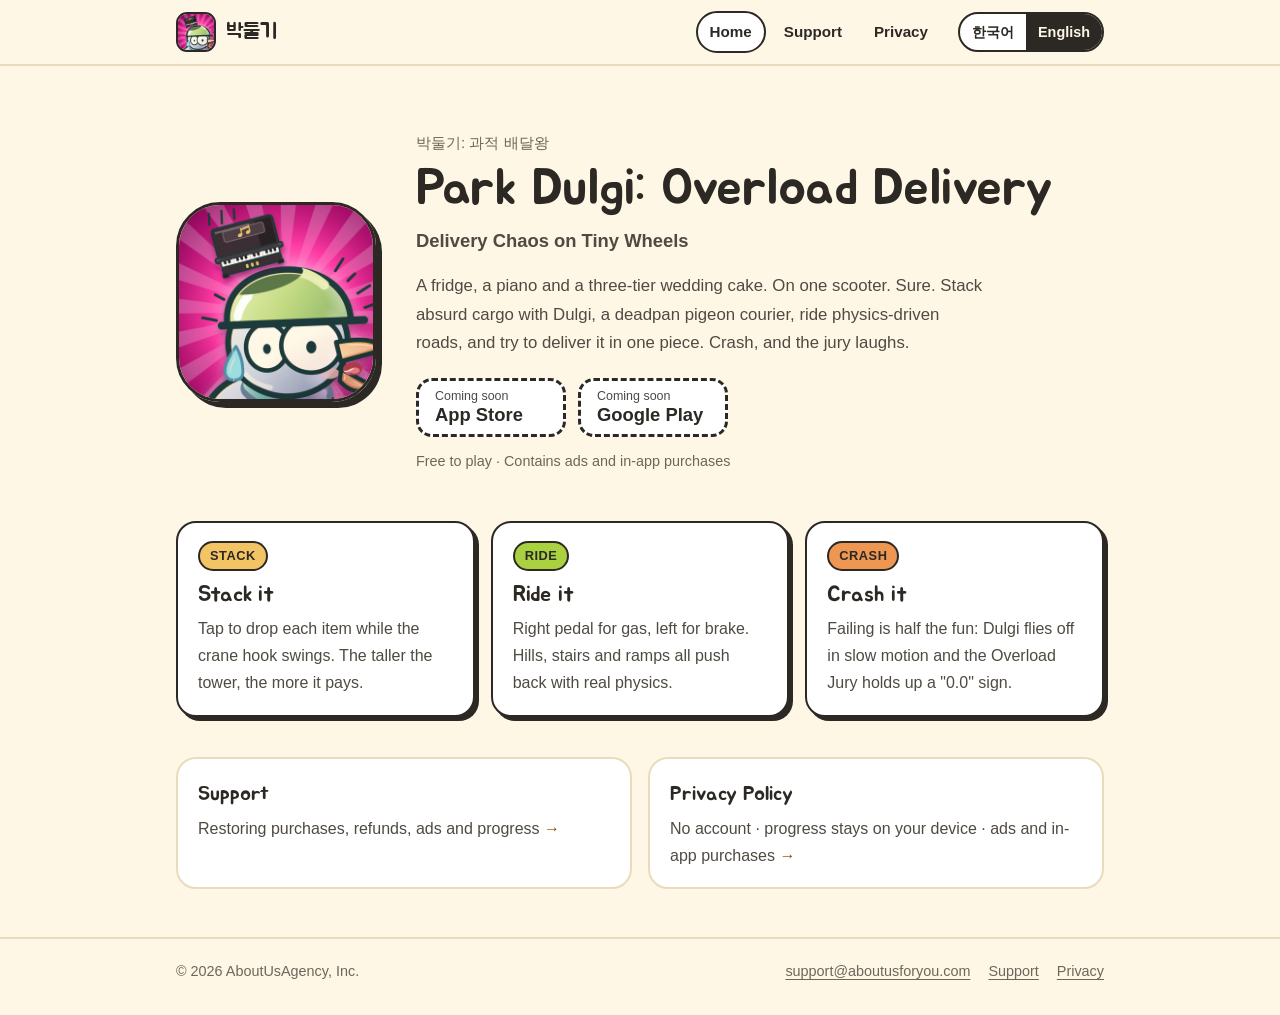
<file: docs/index.html>
<!doctype html>
<html lang="ko" data-title-ko="박둘기: 과적 배달왕 — 비둘기 택배 기사의 과적 물리 레이싱" data-title-en="Park Dulgi: Overload Delivery — Delivery Chaos on Tiny Wheels">
<head>
<meta charset="utf-8">
<meta name="viewport" content="width=device-width, initial-scale=1">
<title>박둘기: 과적 배달왕 · Park Dulgi: Overload Delivery</title>
<meta name="description" content="냉장고, 피아노, 웨딩 케이크를 스쿠터 한 대에. A deadpan pigeon courier stacks absurd cargo onto tiny vehicles and rides physics-driven roads.">
<link rel="canonical" href="https://sinhokang123.github.io/park-dulgi-site/">
<meta property="og:type" content="website">
<meta property="og:title" content="박둘기: 과적 배달왕 · Park Dulgi: Overload Delivery">
<meta property="og:description" content="냉장고, 피아노, 웨딩 케이크를 스쿠터 한 대에. Stack it, ride it, crash it.">
<meta property="og:url" content="https://sinhokang123.github.io/park-dulgi-site/">
<meta property="og:image" content="https://sinhokang123.github.io/park-dulgi-site/assets/icon-512.png">
<meta name="theme-color" content="#f2c464">
<link rel="icon" type="image/png" href="assets/favicon.png">
<link rel="apple-touch-icon" href="assets/apple-touch-icon.png">
<link rel="preload" href="assets/fonts/jua-subset.woff2" as="font" type="font/woff2" crossorigin>
<link rel="stylesheet" href="assets/site.css">
<script>(function(){var d=document.documentElement,m=/(?:^|-)(ko|en)$/.exec(location.hash.slice(1)),l=m&&m[1];if(!l){try{l=localStorage.getItem('pd-lang')}catch(e){}}if(l!=='ko'&&l!=='en')l=/^ko\b/i.test(navigator.language||'')?'ko':'en';d.setAttribute('data-lang',l);d.lang=l;var t=d.getAttribute('data-title-'+l);if(t)document.title=t;})();</script>
<script src="assets/site.js" defer></script>
</head>
<body>
<header class="site-header">
  <div class="wrap">
    <a class="brand" href="./" data-keep-lang><img src="assets/icon-192.png" alt="" width="40" height="40"><span class="brand-name">박둘기</span></a>
    <nav class="site-nav" aria-label="Site">
      <a href="./" aria-current="page" data-keep-lang><span class="ko">홈</span><span class="en">Home</span></a>
      <a href="support.html" data-keep-lang><span class="ko">고객 지원</span><span class="en">Support</span></a>
      <a href="privacy.html" data-keep-lang><span class="ko">개인정보 처리방침</span><span class="en">Privacy</span></a>
    </nav>
    <div class="lang-toggle" role="group" aria-label="Language / 언어">
      <button type="button" data-set-lang="ko" lang="ko" aria-pressed="false">한국어</button>
      <button type="button" data-set-lang="en" lang="en" aria-pressed="false">English</button>
    </div>
  </div>
</header>

<main>
  <section class="hero">
    <div class="wrap">
      <img class="hero-icon" src="assets/icon-400.jpg" alt="" width="200" height="200">
      <div>
        <div class="ko" lang="ko">
          <h1>박둘기: 과적 배달왕</h1>
          <p class="tagline">비둘기 택배 기사의 과적 물리 레이싱</p>
          <p class="pitch">냉장고, 피아노, 3단 웨딩 케이크를 스쿠터 한 대에 싣는다고요? 무표정한 비둘기 택배 기사 둘기와 함께 짐을 높이 쌓고, 언덕과 계단을 넘어, 넘어지지 않고 배달해 보세요. 넘어지면… 심사단이 웃습니다.</p>
        </div>
        <div class="en" lang="en">
          <p class="alt-name">박둘기: 과적 배달왕</p>
          <h1>Park Dulgi: Overload Delivery</h1>
          <p class="tagline">Delivery Chaos on Tiny Wheels</p>
          <p class="pitch">A fridge, a piano and a three-tier wedding cake. On one scooter. Sure. Stack absurd cargo with Dulgi, a deadpan pigeon courier, ride physics-driven roads, and try to deliver it in one piece. Crash, and the jury laughs.</p>
        </div>
        <div class="stores">
          <span class="store is-soon" aria-disabled="true"><span class="store-note"><span class="ko" lang="ko">출시 예정</span><span class="en" lang="en">Coming soon</span></span><span class="store-name">App Store</span></span>
          <span class="store is-soon" aria-disabled="true"><span class="store-note"><span class="ko" lang="ko">출시 예정</span><span class="en" lang="en">Coming soon</span></span><span class="store-name">Google Play</span></span>
        </div>
        <p class="fine"><span class="ko" lang="ko">무료 · 광고와 인앱 결제가 포함되어 있습니다</span><span class="en" lang="en">Free to play · Contains ads and in-app purchases</span></p>
      </div>
    </div>
  </section>

  <section class="features" aria-label="Features">
    <div class="wrap">
      <ul>
        <li class="feature">
          <span class="tag">STACK</span>
          <h2><span class="ko" lang="ko">쌓고</span><span class="en" lang="en">Stack it</span></h2>
          <p class="ko" lang="ko">흔들리는 크레인 고리에서 짐을 톡 떨어뜨려 쌓아요. 높이 쌓을수록 짐값이 올라가요.</p>
          <p class="en" lang="en">Tap to drop each item while the crane hook swings. The taller the tower, the more it pays.</p>
        </li>
        <li class="feature">
          <span class="tag">RIDE</span>
          <h2><span class="ko" lang="ko">달리고</span><span class="en" lang="en">Ride it</span></h2>
          <p class="ko" lang="ko">오른쪽은 가스, 왼쪽은 브레이크. 언덕, 계단, 점프대를 진짜 물리로 넘어가요.</p>
          <p class="en" lang="en">Right pedal for gas, left for brake. Hills, stairs and ramps all push back with real physics.</p>
        </li>
        <li class="feature">
          <span class="tag">CRASH</span>
          <h2><span class="ko" lang="ko">넘어지고</span><span class="en" lang="en">Crash it</span></h2>
          <p class="ko" lang="ko">넘어져도 재미있어요. 둘기가 슬로 모션으로 날아가고 과적 심사단이 "0.0" 팻말을 듭니다.</p>
          <p class="en" lang="en">Failing is half the fun: Dulgi flies off in slow motion and the Overload Jury holds up a "0.0" sign.</p>
        </li>
      </ul>
    </div>
  </section>

  <section class="help" aria-label="Help">
    <div class="wrap help-grid">
      <a class="help-card" href="support.html" data-keep-lang>
        <h2><span class="ko" lang="ko">고객 지원</span><span class="en" lang="en">Support</span></h2>
        <p class="ko" lang="ko">구매 복원, 환불, 광고, 진행 상황 문의 <span class="go">→</span></p>
        <p class="en" lang="en">Restoring purchases, refunds, ads and progress <span class="go">→</span></p>
      </a>
      <a class="help-card" href="privacy.html" data-keep-lang>
        <h2><span class="ko" lang="ko">개인정보 처리방침</span><span class="en" lang="en">Privacy Policy</span></h2>
        <p class="ko" lang="ko">계정 없음 · 진행 상황은 기기에만 저장 · 광고·인앱 결제 안내 <span class="go">→</span></p>
        <p class="en" lang="en">No account · progress stays on your device · ads and in-app purchases <span class="go">→</span></p>
      </a>
    </div>
  </section>
</main>

<footer class="site-footer">
  <div class="wrap">
    <span class="copy">© 2026 AboutUsAgency, Inc.</span>
    <a href="mailto:support@aboutusforyou.com">support@aboutusforyou.com</a>
    <a href="support.html" data-keep-lang><span class="ko">고객 지원</span><span class="en">Support</span></a>
    <a href="privacy.html" data-keep-lang><span class="ko">개인정보 처리방침</span><span class="en">Privacy</span></a>
  </div>
</footer>
</body>
</html>
</file>
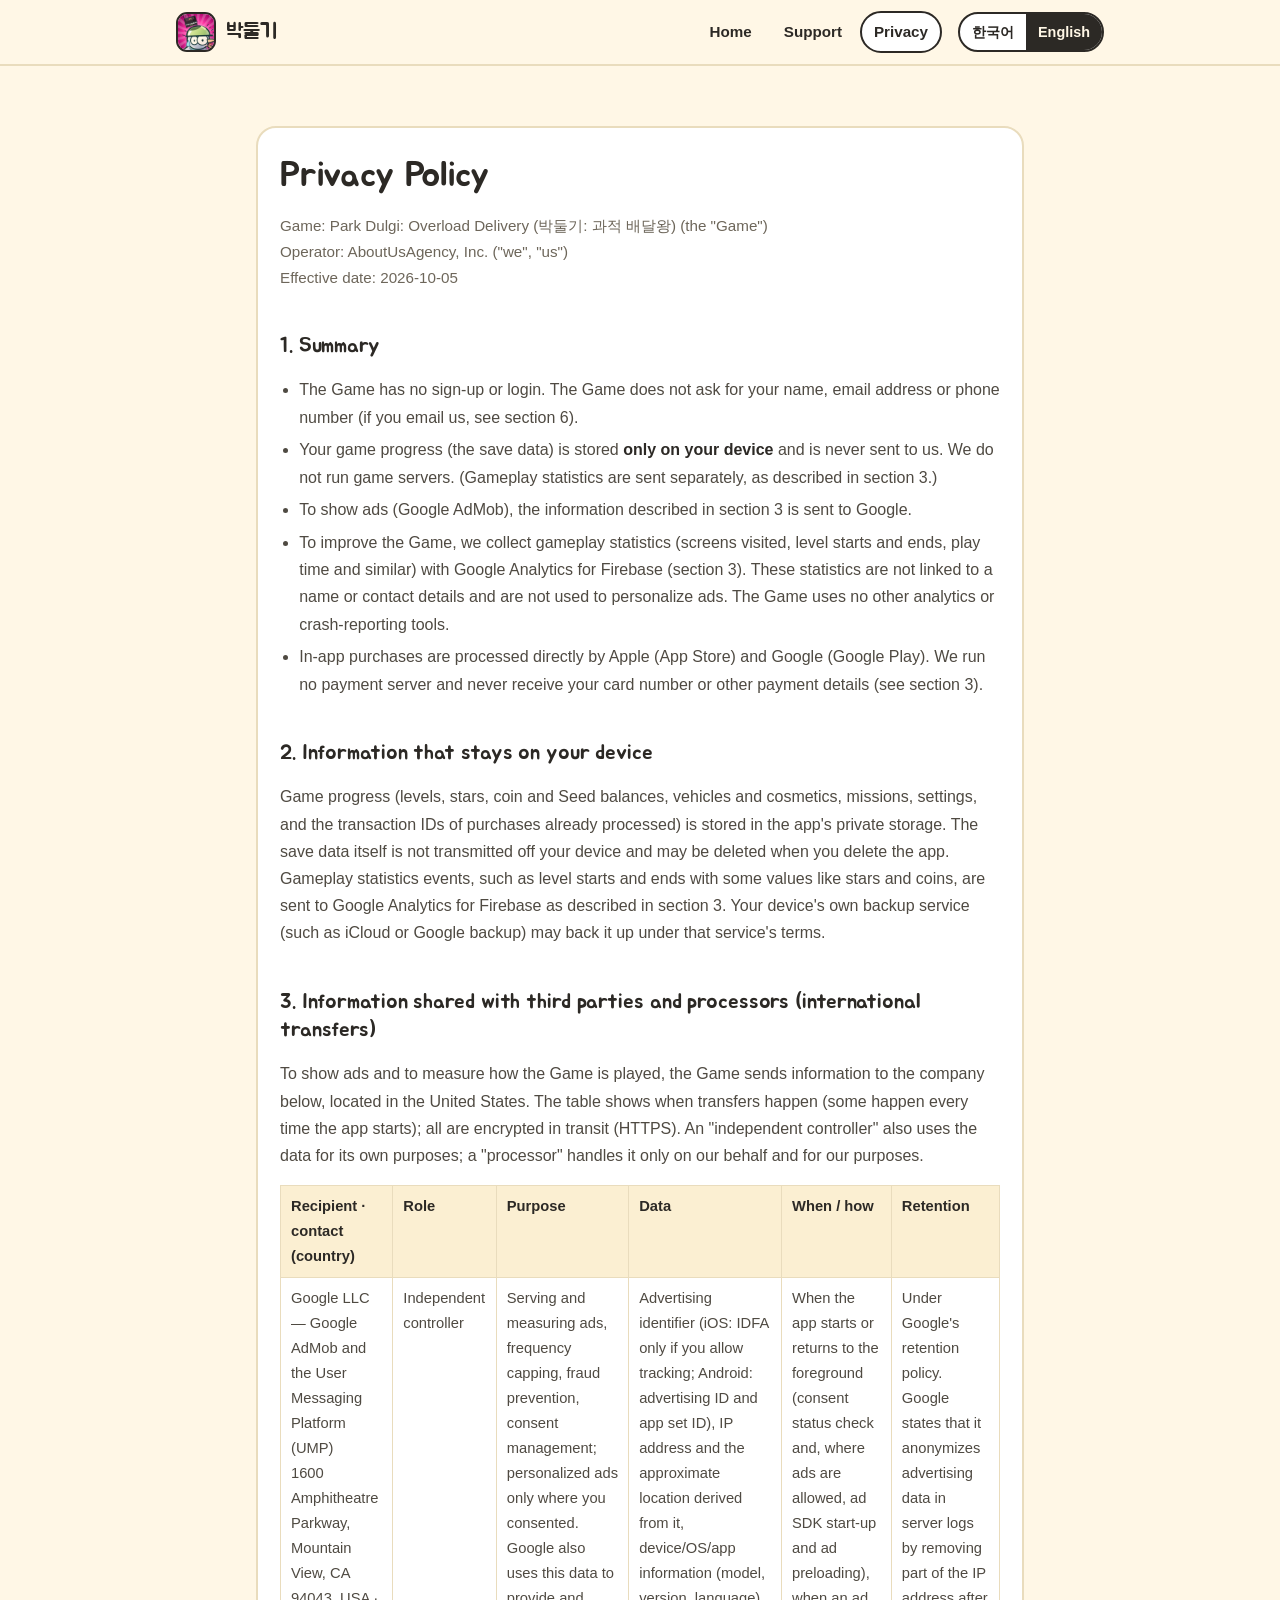
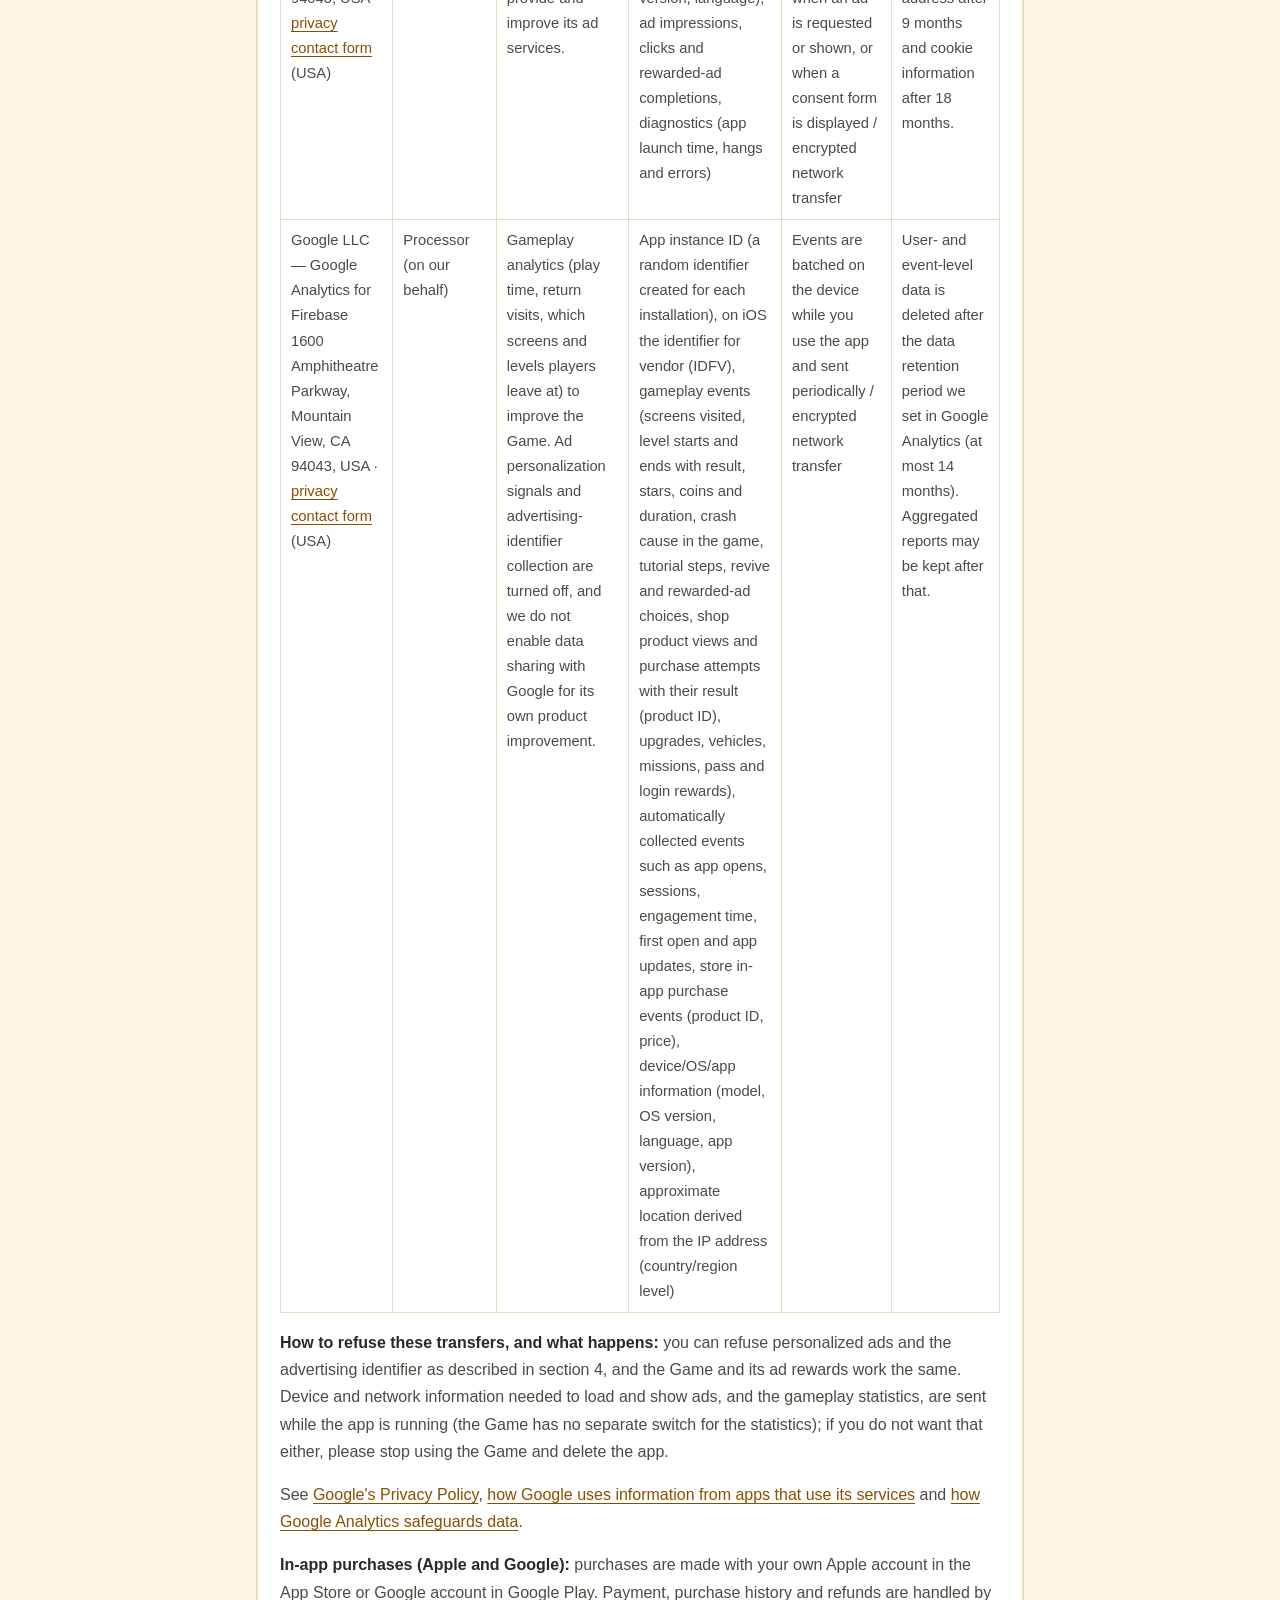
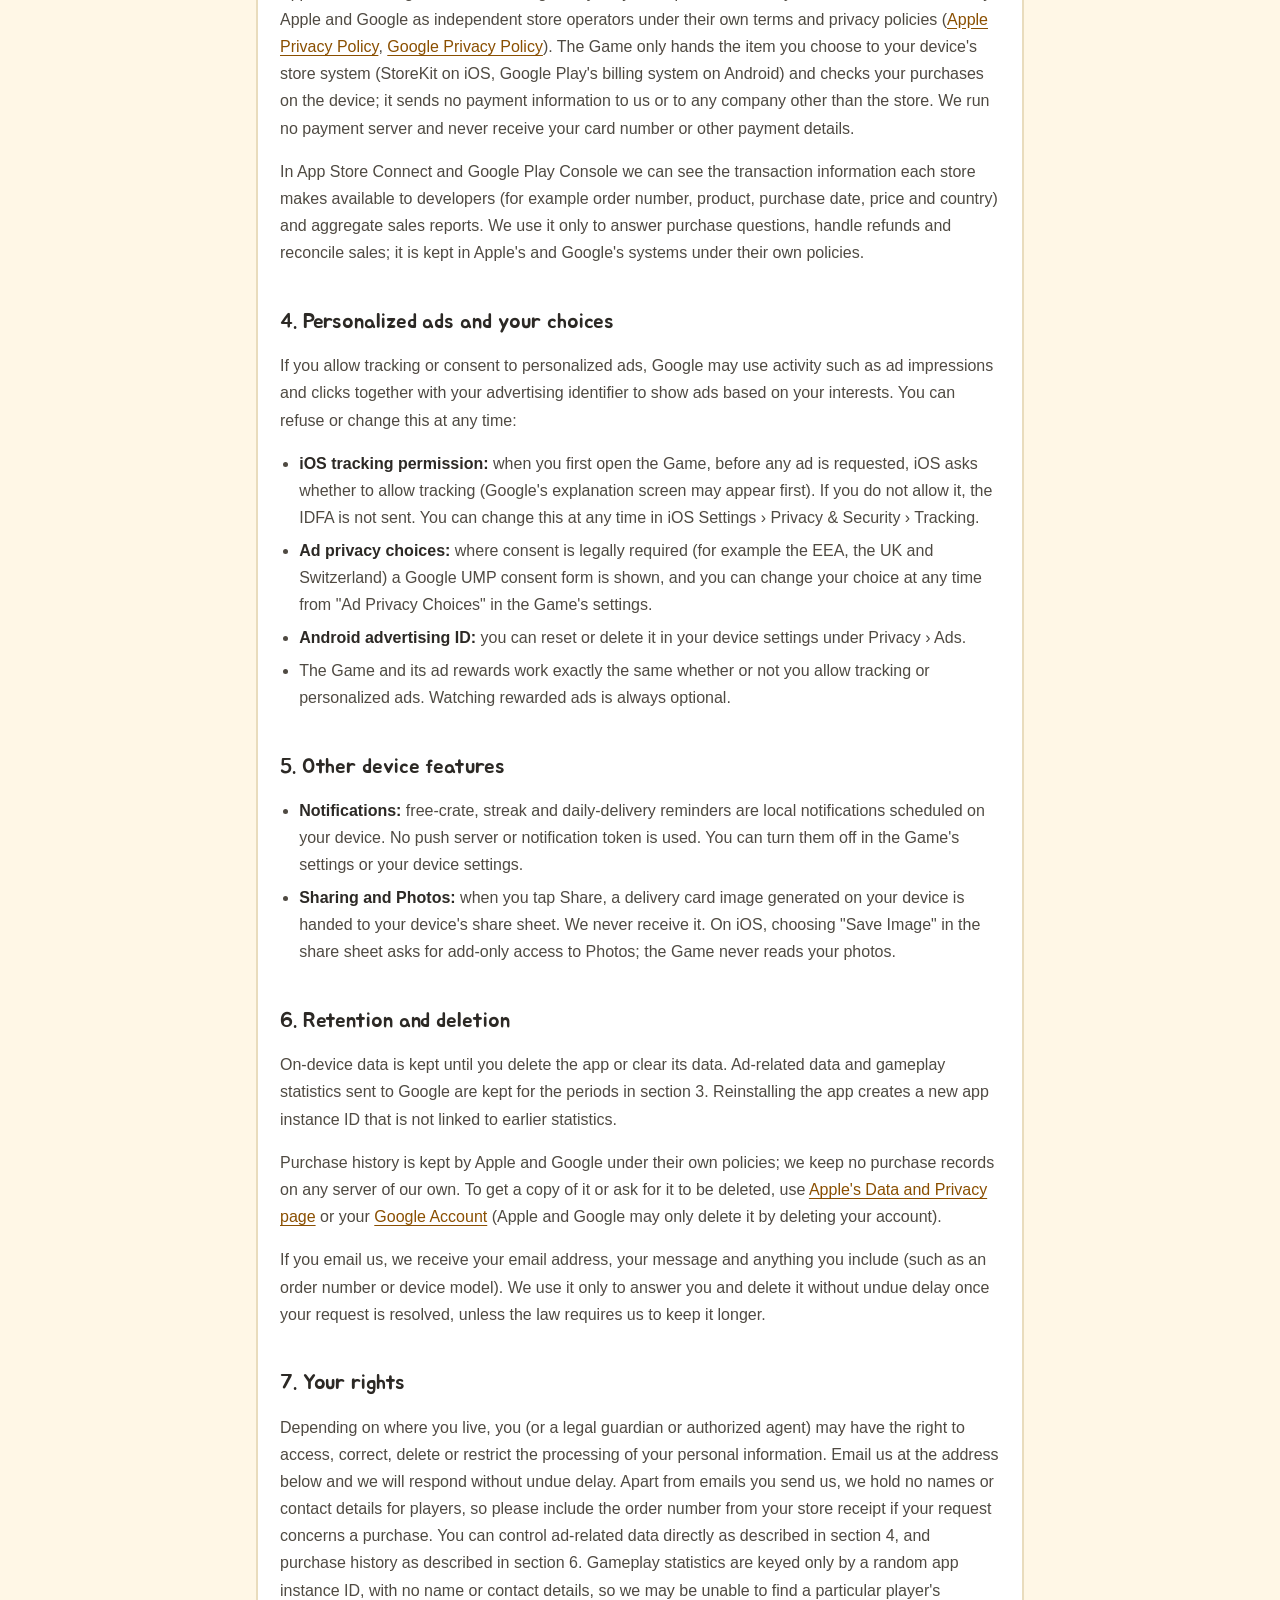
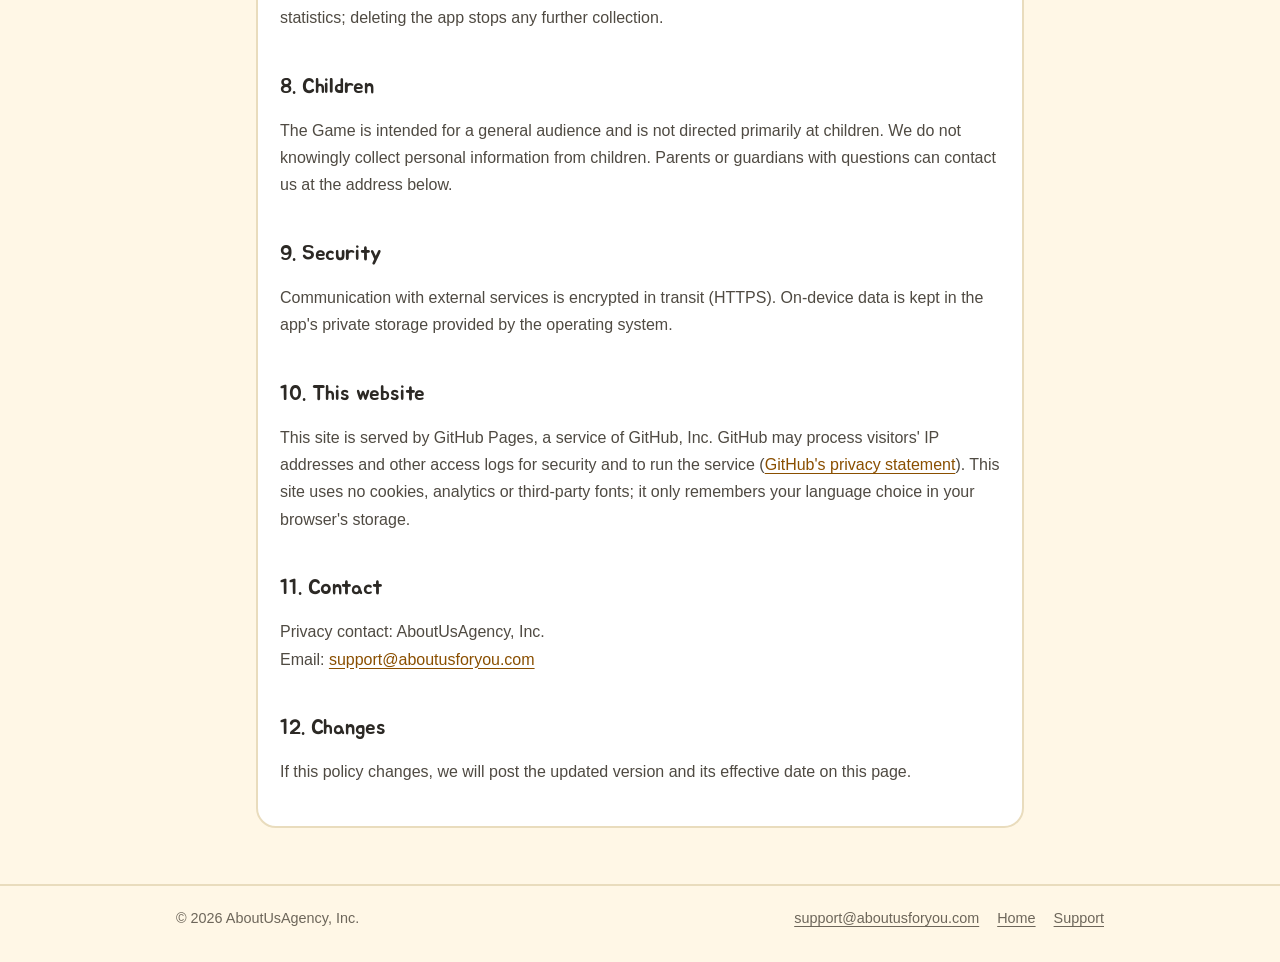
<file: docs/privacy.html>
<!doctype html>
<html lang="ko" data-title-ko="개인정보 처리방침 — 박둘기: 과적 배달왕" data-title-en="Privacy Policy — Park Dulgi: Overload Delivery">
<head>
<meta charset="utf-8">
<meta name="viewport" content="width=device-width, initial-scale=1">
<title>개인정보 처리방침 · Privacy Policy — 박둘기: 과적 배달왕</title>
<meta name="description" content="박둘기: 과적 배달왕 (Park Dulgi: Overload Delivery) 개인정보 처리방침 · Privacy Policy">
<link rel="canonical" href="https://sinhokang123.github.io/park-dulgi-site/privacy.html">
<meta name="theme-color" content="#f2c464">
<link rel="icon" type="image/png" href="assets/favicon.png">
<link rel="apple-touch-icon" href="assets/apple-touch-icon.png">
<link rel="preload" href="assets/fonts/jua-subset.woff2" as="font" type="font/woff2" crossorigin>
<link rel="stylesheet" href="assets/site.css">
<script>(function(){var d=document.documentElement,m=/(?:^|-)(ko|en)$/.exec(location.hash.slice(1)),l=m&&m[1];if(!l){try{l=localStorage.getItem('pd-lang')}catch(e){}}if(l!=='ko'&&l!=='en')l=/^ko\b/i.test(navigator.language||'')?'ko':'en';d.setAttribute('data-lang',l);d.lang=l;var t=d.getAttribute('data-title-'+l);if(t)document.title=t;})();</script>
<script src="assets/site.js" defer></script>
</head>
<body>
<header class="site-header">
  <div class="wrap">
    <a class="brand" href="./" data-keep-lang><img src="assets/icon-192.png" alt="" width="40" height="40"><span class="brand-name">박둘기</span></a>
    <nav class="site-nav" aria-label="Site">
      <a href="./" data-keep-lang><span class="ko">홈</span><span class="en">Home</span></a>
      <a href="support.html" data-keep-lang><span class="ko">고객 지원</span><span class="en">Support</span></a>
      <a href="privacy.html" aria-current="page" data-keep-lang><span class="ko">개인정보 처리방침</span><span class="en">Privacy</span></a>
    </nav>
    <div class="lang-toggle" role="group" aria-label="Language / 언어">
      <button type="button" data-set-lang="ko" lang="ko" aria-pressed="false">한국어</button>
      <button type="button" data-set-lang="en" lang="en" aria-pressed="false">English</button>
    </div>
  </div>
</header>

<main class="doc">
<div class="wrap">

<article id="ko" class="ko" lang="ko">
<h1>개인정보 처리방침</h1>
<p class="meta">게임: 박둘기: 과적 배달왕 (이하 "게임")<br>운영자: AboutUsAgency, Inc. (이하 "운영자")<br>시행일: 2026-10-05</p>

<h2 id="summary-ko">1. 요약</h2>
<ul>
  <li>게임에는 회원가입이나 로그인이 없습니다. 게임은 이름, 이메일, 전화번호를 묻지 않습니다(이메일로 문의하시는 경우는 6항 참고).</li>
  <li>게임 진행 상황(세이브 데이터)은 <strong>기기 안에만</strong> 저장되며 운영자에게 전송되지 않습니다. 운영자는 게임 서버를 운영하지 않습니다. (게임 이용 통계는 아래 3항에 따라 따로 전송됩니다.)</li>
  <li>광고(Google AdMob)를 위해 아래 3항의 정보가 Google에 전송됩니다.</li>
  <li>게임을 개선하기 위해 Google 애널리틱스 for Firebase로 게임 이용 통계(화면 이동, 레벨 시작·종료와 플레이 시간 등)를 수집합니다(3항). 이 통계는 이름이나 연락처와 연결되지 않으며 광고 맞춤화에 쓰이지 않습니다. 게임은 이 밖의 이용 통계·오류 보고 도구를 사용하지 않습니다.</li>
  <li>인앱 결제는 Apple(App Store)과 Google(Google Play)이 직접 처리합니다. 운영자는 결제 서버를 운영하지 않으며 카드 번호 등 결제 수단 정보를 받지 않습니다(3항 참고).</li>
</ul>

<h2 id="on-device-ko">2. 기기에만 저장되는 정보</h2>
<p>게임 진행(레벨, 별, 코인·모이 잔액, 차량·꾸미기, 미션, 설정, 처리한 결제의 거래 번호 등)은 앱 전용 저장 공간에 저장됩니다. 이 세이브 데이터 자체는 기기 밖으로 전송되지 않으며, 앱을 삭제하면 함께 삭제될 수 있습니다. 다만 레벨 시작·종료와 같은 게임 이용 통계 이벤트(별·코인 수 같은 일부 값 포함)는 3항에 따라 Google 애널리틱스 for Firebase로 전송됩니다. 기기의 백업 기능(iCloud, Google 백업 등)이 이 정보를 백업할 수 있으며, 이는 각 기기 제조사·OS 정책을 따릅니다.</p>

<h2 id="transfer-ko">3. 개인정보의 국외 이전 (제3자 제공, 처리 위탁)</h2>
<p>게임은 광고와 이용 통계를 위해 아래 사업자에게 정보를 전송하며, 받는 자는 미국에 있습니다. 전송 시점은 아래 표와 같으며(일부는 앱을 실행할 때마다 이루어집니다), 모두 암호화된 네트워크(HTTPS)로 전송됩니다. "제3자 제공"은 받는 자가 자신의 목적으로도 이용하는 경우이고, "처리 위탁"은 받는 자가 운영자를 대신해 운영자의 목적으로만 처리하는 경우입니다.</p>
<div class="table-wrap">
<table>
  <thead><tr><th>받는 자 · 연락처 (국가)</th><th>구분</th><th>목적</th><th>항목</th><th>시점·방법</th><th>보유·이용 기간</th></tr></thead>
  <tbody>
    <tr>
      <td data-label="받는 자 · 연락처 (국가)">Google LLC — Google AdMob, Google 사용자 메시지 플랫폼(UMP)<br>1600 Amphitheatre Parkway, Mountain View, CA 94043, USA · <a href="https://support.google.com/policies?p=privpol_privts">개인정보 문의 양식</a> (미국)</td>
      <td data-label="구분">제3자 제공</td>
      <td data-label="목적">광고 표시·측정, 빈도 제한, 부정 사용 방지, 동의 관리. 동의한 경우에 한해 맞춤형 광고. Google은 자사 광고 서비스의 제공·개선에도 이용합니다.</td>
      <td data-label="항목">광고 식별자(iOS: 추적 허용 시에만 IDFA / Android: 광고 ID, 앱 세트 ID), IP 주소와 이를 통해 추정한 대략적 위치, 기기·OS·앱 정보(모델, 버전, 언어), 광고 노출·클릭·시청 완료 기록, 진단 정보(앱 실행 시간, 멈춤·오류 기록 등)</td>
      <td data-label="시점·방법">앱을 실행하거나 다시 열 때(동의 상태 확인, 광고가 허용된 경우 광고 SDK 초기화와 광고 미리 불러오기), 광고를 요청하거나 표시할 때, 동의 화면을 띄울 때 / 암호화된 네트워크 전송</td>
      <td data-label="보유·이용 기간">Google 데이터 보존 정책에 따름. Google은 광고 서버 로그의 IP 주소 일부를 9개월 후, 쿠키 정보를 18개월 후 삭제해 익명화한다고 공개하고 있습니다.</td>
    </tr>
    <tr>
      <td data-label="받는 자 · 연락처 (국가)">Google LLC — Google 애널리틱스 for Firebase<br>1600 Amphitheatre Parkway, Mountain View, CA 94043, USA · <a href="https://support.google.com/policies?p=privpol_privts">개인정보 문의 양식</a> (미국)</td>
      <td data-label="구분">처리 위탁(수탁자)</td>
      <td data-label="목적">게임 이용 통계 분석(플레이 시간, 재방문, 어느 화면·레벨에서 그만두는지 등)과 게임 개선. 광고 맞춤화 신호와 광고 식별자 수집은 꺼져 있으며, 운영자는 Google 서비스 개선을 위한 데이터 공유를 허용하지 않습니다.</td>
      <td data-label="항목">앱 인스턴스 ID(앱 설치마다 무작위로 만들어지는 식별자), iOS 공급업체용 식별자(IDFV), 게임 이용 기록(화면 이동, 레벨 시작·종료와 결과·별·코인·소요 시간, 넘어진 원인, 튜토리얼 단계, 부활·광고 보상 선택, 상점 상품 조회·구매 시도와 결과(상품 ID), 업그레이드·차량·미션·패스·출석 보상), 앱 실행·세션·참여 시간·첫 실행·업데이트 같은 자동 수집 이벤트, 스토어 인앱 구매 이벤트(상품 ID, 가격), 기기·OS·앱 정보(모델, OS 버전, 언어, 앱 버전), IP 주소로 추정한 대략적 위치(국가·지역 수준)</td>
      <td data-label="시점·방법">앱을 사용하는 동안 이벤트를 기기에 모았다가 주기적으로 전송 / 암호화된 네트워크 전송</td>
      <td data-label="보유·이용 기간">운영자가 Google 애널리틱스에 설정한 데이터 보관 기간(최대 14개월)이 지나면 이용자·이벤트 단위 데이터가 삭제됩니다. 집계된 통계 보고서는 그 뒤에도 남을 수 있습니다.</td>
    </tr>
  </tbody>
</table>
</div>
<p><strong>국외 이전을 거부하는 방법과 그 효과:</strong> 맞춤형 광고와 광고 식별자 전송은 4항의 방법으로 거부할 수 있으며, 거부해도 게임과 광고 보상은 똑같이 이용할 수 있습니다. 광고를 불러오고 표시하는 데 필요한 기기·네트워크 정보와 이용 통계는 앱을 실행하는 동안 전송되므로(게임 안에 이용 통계만 따로 끄는 설정은 없습니다), 이것까지 원하지 않으시면 게임 이용을 중단하고 앱을 삭제해 주세요.</p>
<p>Google의 개인정보 처리에 대해서는 <a href="https://policies.google.com/privacy?hl=ko">Google 개인정보처리방침</a>, <a href="https://policies.google.com/technologies/partner-sites?hl=ko">Google이 파트너 앱의 정보를 사용하는 방식</a>, <a href="https://support.google.com/analytics/answer/6004245?hl=ko">Google 애널리틱스의 데이터 보호</a>를 참고하세요.</p>
<p id="payments-ko"><strong>인앱 결제(Apple · Google):</strong> 인앱 결제는 이용자가 자신의 Apple 계정(App Store) 또는 Google 계정(Google Play)으로 각 스토어에서 진행합니다. 결제, 구매 내역 관리, 환불은 Apple과 Google이 독립된 스토어 사업자로서 각자의 이용약관과 개인정보처리방침(<a href="https://www.apple.com/kr/legal/privacy/">Apple 개인정보 처리방침</a>, <a href="https://policies.google.com/privacy?hl=ko">Google 개인정보처리방침</a>)에 따라 처리합니다. 게임은 고른 상품을 기기의 스토어 기능(iOS의 StoreKit, Android의 Google Play 결제 시스템)에 넘기고 구매 내역을 기기 안에서 확인할 뿐이며, 스토어 외에 운영자나 다른 회사로 결제 정보를 보내지 않습니다. 운영자는 결제 서버를 운영하지 않으며 카드 번호 등 결제 수단 정보를 받지 않습니다.</p>
<p>운영자는 App Store Connect와 Google Play Console에서 각 스토어가 개발자에게 제공하는 범위의 거래 정보(예: 주문 번호, 상품, 구매 일시, 금액, 국가)와 판매 집계 보고서를 볼 수 있으며, 이를 구매 문의·환불 대응과 매출 확인에만 이용합니다. 이 정보는 Apple과 Google의 시스템에 각자의 정책에 따라 보관됩니다.</p>

<h2 id="ads-ko">4. 맞춤형 광고(행태정보)와 선택권</h2>
<p>추적을 허용하거나 맞춤 광고에 동의한 경우, Google은 광고 노출·클릭 기록 같은 이용 행태 정보를 광고 식별자와 함께 이용해 관심사에 맞는 광고를 보여 줄 수 있습니다. 아래 방법으로 언제든지 거부하거나 바꿀 수 있습니다.</p>
<ul>
  <li><strong>iOS 추적 허용:</strong> 게임을 처음 실행하면 광고를 요청하기 전에 iOS가 "추적 허용" 여부를 묻습니다(그 전에 Google의 안내 화면이 나올 수 있습니다). 허용하지 않으면 IDFA는 전송되지 않습니다. 언제든지 iOS 설정 › 개인정보 보호 및 보안 › 추적에서 바꿀 수 있습니다.</li>
  <li><strong>광고 개인정보 설정:</strong> 법적으로 동의가 필요한 지역(예: 유럽경제지역, 영국, 스위스)에서는 Google UMP 동의 화면이 표시되며, 게임 설정의 "광고 개인정보 설정"에서 언제든지 다시 선택할 수 있습니다.</li>
  <li><strong>Android 광고 ID:</strong> 기기 설정의 개인정보 보호 › 광고에서 광고 ID를 재설정하거나 삭제할 수 있습니다.</li>
  <li>추적을 허용하지 않거나 맞춤 광고에 동의하지 않아도 게임과 광고 보상은 똑같이 이용할 수 있습니다. 보상형 광고 시청은 언제나 선택 사항입니다.</li>
</ul>

<h2 id="device-ko">5. 그 밖의 기기 기능</h2>
<ul>
  <li><strong>알림:</strong> 무료 상자, 연속 출근, 오늘의 배송 알림은 기기 안에서 예약되는 로컬 알림입니다. 푸시 서버나 알림 토큰을 사용하지 않습니다. 게임 설정이나 기기 설정에서 끌 수 있습니다.</li>
  <li><strong>공유·사진:</strong> 공유 버튼을 누르면 기기에서 만든 배달 기록 이미지가 기기의 공유 화면으로 전달됩니다. 운영자는 이 이미지를 받지 않습니다. iOS 공유 화면에서 "이미지 저장"을 고르면 사진 앱에 저장하기 위한 권한(추가 전용)을 요청하며, 게임은 사진을 읽지 않습니다.</li>
</ul>

<h2 id="retention-ko">6. 보유 기간과 파기</h2>
<p>기기에 저장된 정보는 앱을 삭제하거나 기기에서 앱 데이터를 지울 때까지 보관됩니다. Google에 전송된 광고 관련 정보와 이용 통계는 3항의 보유 기간에 따릅니다. 앱을 삭제했다가 다시 설치하면 새 앱 인스턴스 ID가 만들어지며, 이전 통계와 연결되지 않습니다.</p>
<p>결제 내역은 Apple과 Google이 각자의 정책에 따라 보관하며, 운영자는 구매 기록을 별도의 서버에 보관하지 않습니다. 결제 내역의 사본이나 삭제는 <a href="https://privacy.apple.com">Apple 데이터 및 개인정보 보호</a> 또는 <a href="https://myaccount.google.com/">Google 계정</a>에서 요청할 수 있습니다(Apple과 Google에서는 계정 자체를 삭제해야만 결제 내역이 삭제될 수 있습니다).</p>
<p>이메일로 문의하시면 운영자는 답변을 위해 이메일 주소, 문의 내용, 보내 주신 정보(주문 번호, 기기 모델 등)를 받습니다. 이 정보는 문의에 답하는 데에만 이용하고, 처리가 끝나면 지체 없이 파기합니다. 다만 관계 법령에 따라 보관해야 하는 경우에는 그 기간 동안 보관합니다.</p>

<h2 id="rights-ko">7. 이용자의 권리와 행사 방법</h2>
<p>이용자(법정대리인이나 위임받은 대리인 포함)는 개인정보 열람, 정정, 삭제, 처리 정지를 요구할 수 있습니다. 아래 이메일로 요청해 주시면 운영자는 지체 없이 처리하고 결과를 알려 드립니다. 운영자는 이용자가 보낸 문의 메일 외에는 게임 이용자의 이름·연락처를 보관하지 않으므로, 결제와 관련된 요청이라면 스토어 영수증의 주문 번호를 함께 알려 주세요. 광고 관련 정보는 4항, 결제 내역은 6항의 방법으로 직접 제어하거나 요청할 수 있습니다. 이용 통계는 이름이나 연락처 없이 무작위 앱 인스턴스 ID로만 구분되므로 운영자가 특정 이용자의 통계를 찾기 어려울 수 있으며, 앱을 삭제하면 그 뒤로는 수집되지 않습니다.</p>

<h2 id="children-ko">8. 아동의 개인정보</h2>
<p>게임은 일반 이용자를 대상으로 하며 아동을 주 대상으로 하지 않습니다. 운영자는 아동의 개인정보를 알면서 수집하지 않습니다. 보호자께서 문의가 있으시면 아래 연락처로 알려 주세요.</p>

<h2 id="security-ko">9. 안전성 확보 조치</h2>
<p>외부 서비스와의 통신은 암호화(HTTPS)되어 전송됩니다. 기기에 저장되는 정보는 OS가 제공하는 앱 전용 저장 공간에 보관됩니다.</p>

<h2 id="website-ko">10. 이 웹사이트</h2>
<p>이 사이트는 GitHub, Inc.의 GitHub Pages로 제공됩니다. GitHub는 보안과 서비스 운영을 위해 방문자의 IP 주소 등 접속 기록을 처리할 수 있습니다(<a href="https://docs.github.com/site-policy/privacy-policies/github-general-privacy-statement">GitHub 개인정보 처리방침</a>). 이 사이트는 쿠키, 분석 도구, 외부 글꼴을 사용하지 않으며, 고른 언어만 브라우저 저장소에 기억합니다.</p>

<h2 id="contact-ko">11. 개인정보 보호책임자 및 문의</h2>
<p>개인정보 보호책임자: AboutUsAgency, Inc.<br>이메일: <a href="mailto:support@aboutusforyou.com">support@aboutusforyou.com</a></p>
<p>개인정보 침해에 대한 상담이 필요하시면 개인정보침해신고센터(국번 없이 118, <a href="https://privacy.kisa.or.kr">privacy.kisa.or.kr</a>) 또는 개인정보분쟁조정위원회(1833-6972, <a href="https://www.kopico.go.kr">www.kopico.go.kr</a>)에 문의하실 수 있습니다.</p>

<h2 id="changes-ko">12. 방침의 변경</h2>
<p>이 방침이 바뀌면 이 페이지에 변경 내용과 시행일을 게시합니다.</p>
</article>

<article id="en" class="en" lang="en">
<h1>Privacy Policy</h1>
<p class="meta">Game: Park Dulgi: Overload Delivery (박둘기: 과적 배달왕) (the "Game")<br>Operator: AboutUsAgency, Inc. ("we", "us")<br>Effective date: 2026-10-05</p>

<h2 id="summary-en">1. Summary</h2>
<ul>
  <li>The Game has no sign-up or login. The Game does not ask for your name, email address or phone number (if you email us, see section 6).</li>
  <li>Your game progress (the save data) is stored <strong>only on your device</strong> and is never sent to us. We do not run game servers. (Gameplay statistics are sent separately, as described in section 3.)</li>
  <li>To show ads (Google AdMob), the information described in section 3 is sent to Google.</li>
  <li>To improve the Game, we collect gameplay statistics (screens visited, level starts and ends, play time and similar) with Google Analytics for Firebase (section 3). These statistics are not linked to a name or contact details and are not used to personalize ads. The Game uses no other analytics or crash-reporting tools.</li>
  <li>In-app purchases are processed directly by Apple (App Store) and Google (Google Play). We run no payment server and never receive your card number or other payment details (see section 3).</li>
</ul>

<h2 id="on-device-en">2. Information that stays on your device</h2>
<p>Game progress (levels, stars, coin and Seed balances, vehicles and cosmetics, missions, settings, and the transaction IDs of purchases already processed) is stored in the app's private storage. The save data itself is not transmitted off your device and may be deleted when you delete the app. Gameplay statistics events, such as level starts and ends with some values like stars and coins, are sent to Google Analytics for Firebase as described in section 3. Your device's own backup service (such as iCloud or Google backup) may back it up under that service's terms.</p>

<h2 id="transfer-en">3. Information shared with third parties and processors (international transfers)</h2>
<p>To show ads and to measure how the Game is played, the Game sends information to the company below, located in the United States. The table shows when transfers happen (some happen every time the app starts); all are encrypted in transit (HTTPS). An "independent controller" also uses the data for its own purposes; a "processor" handles it only on our behalf and for our purposes.</p>
<div class="table-wrap">
<table>
  <thead><tr><th>Recipient · contact (country)</th><th>Role</th><th>Purpose</th><th>Data</th><th>When / how</th><th>Retention</th></tr></thead>
  <tbody>
    <tr>
      <td data-label="Recipient · contact (country)">Google LLC — Google AdMob and the User Messaging Platform (UMP)<br>1600 Amphitheatre Parkway, Mountain View, CA 94043, USA · <a href="https://support.google.com/policies?p=privpol_privts">privacy contact form</a> (USA)</td>
      <td data-label="Role">Independent controller</td>
      <td data-label="Purpose">Serving and measuring ads, frequency capping, fraud prevention, consent management; personalized ads only where you consented. Google also uses this data to provide and improve its ad services.</td>
      <td data-label="Data">Advertising identifier (iOS: IDFA only if you allow tracking; Android: advertising ID and app set ID), IP address and the approximate location derived from it, device/OS/app information (model, version, language), ad impressions, clicks and rewarded-ad completions, diagnostics (app launch time, hangs and errors)</td>
      <td data-label="When / how">When the app starts or returns to the foreground (consent status check and, where ads are allowed, ad SDK start-up and ad preloading), when an ad is requested or shown, or when a consent form is displayed / encrypted network transfer</td>
      <td data-label="Retention">Under Google's retention policy. Google states that it anonymizes advertising data in server logs by removing part of the IP address after 9 months and cookie information after 18 months.</td>
    </tr>
    <tr>
      <td data-label="Recipient · contact (country)">Google LLC — Google Analytics for Firebase<br>1600 Amphitheatre Parkway, Mountain View, CA 94043, USA · <a href="https://support.google.com/policies?p=privpol_privts">privacy contact form</a> (USA)</td>
      <td data-label="Role">Processor (on our behalf)</td>
      <td data-label="Purpose">Gameplay analytics (play time, return visits, which screens and levels players leave at) to improve the Game. Ad personalization signals and advertising-identifier collection are turned off, and we do not enable data sharing with Google for its own product improvement.</td>
      <td data-label="Data">App instance ID (a random identifier created for each installation), on iOS the identifier for vendor (IDFV), gameplay events (screens visited, level starts and ends with result, stars, coins and duration, crash cause in the game, tutorial steps, revive and rewarded-ad choices, shop product views and purchase attempts with their result (product ID), upgrades, vehicles, missions, pass and login rewards), automatically collected events such as app opens, sessions, engagement time, first open and app updates, store in-app purchase events (product ID, price), device/OS/app information (model, OS version, language, app version), approximate location derived from the IP address (country/region level)</td>
      <td data-label="When / how">Events are batched on the device while you use the app and sent periodically / encrypted network transfer</td>
      <td data-label="Retention">User- and event-level data is deleted after the data retention period we set in Google Analytics (at most 14 months). Aggregated reports may be kept after that.</td>
    </tr>
  </tbody>
</table>
</div>
<p><strong>How to refuse these transfers, and what happens:</strong> you can refuse personalized ads and the advertising identifier as described in section 4, and the Game and its ad rewards work the same. Device and network information needed to load and show ads, and the gameplay statistics, are sent while the app is running (the Game has no separate switch for the statistics); if you do not want that either, please stop using the Game and delete the app.</p>
<p>See <a href="https://policies.google.com/privacy">Google's Privacy Policy</a>, <a href="https://policies.google.com/technologies/partner-sites">how Google uses information from apps that use its services</a> and <a href="https://support.google.com/analytics/answer/6004245">how Google Analytics safeguards data</a>.</p>
<p id="payments-en"><strong>In-app purchases (Apple and Google):</strong> purchases are made with your own Apple account in the App Store or Google account in Google Play. Payment, purchase history and refunds are handled by Apple and Google as independent store operators under their own terms and privacy policies (<a href="https://www.apple.com/legal/privacy/">Apple Privacy Policy</a>, <a href="https://policies.google.com/privacy">Google Privacy Policy</a>). The Game only hands the item you choose to your device's store system (StoreKit on iOS, Google Play's billing system on Android) and checks your purchases on the device; it sends no payment information to us or to any company other than the store. We run no payment server and never receive your card number or other payment details.</p>
<p>In App Store Connect and Google Play Console we can see the transaction information each store makes available to developers (for example order number, product, purchase date, price and country) and aggregate sales reports. We use it only to answer purchase questions, handle refunds and reconcile sales; it is kept in Apple's and Google's systems under their own policies.</p>

<h2 id="ads-en">4. Personalized ads and your choices</h2>
<p>If you allow tracking or consent to personalized ads, Google may use activity such as ad impressions and clicks together with your advertising identifier to show ads based on your interests. You can refuse or change this at any time:</p>
<ul>
  <li><strong>iOS tracking permission:</strong> when you first open the Game, before any ad is requested, iOS asks whether to allow tracking (Google's explanation screen may appear first). If you do not allow it, the IDFA is not sent. You can change this at any time in iOS Settings › Privacy &amp; Security › Tracking.</li>
  <li><strong>Ad privacy choices:</strong> where consent is legally required (for example the EEA, the UK and Switzerland) a Google UMP consent form is shown, and you can change your choice at any time from "Ad Privacy Choices" in the Game's settings.</li>
  <li><strong>Android advertising ID:</strong> you can reset or delete it in your device settings under Privacy › Ads.</li>
  <li>The Game and its ad rewards work exactly the same whether or not you allow tracking or personalized ads. Watching rewarded ads is always optional.</li>
</ul>

<h2 id="device-en">5. Other device features</h2>
<ul>
  <li><strong>Notifications:</strong> free-crate, streak and daily-delivery reminders are local notifications scheduled on your device. No push server or notification token is used. You can turn them off in the Game's settings or your device settings.</li>
  <li><strong>Sharing and Photos:</strong> when you tap Share, a delivery card image generated on your device is handed to your device's share sheet. We never receive it. On iOS, choosing "Save Image" in the share sheet asks for add-only access to Photos; the Game never reads your photos.</li>
</ul>

<h2 id="retention-en">6. Retention and deletion</h2>
<p>On-device data is kept until you delete the app or clear its data. Ad-related data and gameplay statistics sent to Google are kept for the periods in section 3. Reinstalling the app creates a new app instance ID that is not linked to earlier statistics.</p>
<p>Purchase history is kept by Apple and Google under their own policies; we keep no purchase records on any server of our own. To get a copy of it or ask for it to be deleted, use <a href="https://privacy.apple.com">Apple's Data and Privacy page</a> or your <a href="https://myaccount.google.com/">Google Account</a> (Apple and Google may only delete it by deleting your account).</p>
<p>If you email us, we receive your email address, your message and anything you include (such as an order number or device model). We use it only to answer you and delete it without undue delay once your request is resolved, unless the law requires us to keep it longer.</p>

<h2 id="rights-en">7. Your rights</h2>
<p>Depending on where you live, you (or a legal guardian or authorized agent) may have the right to access, correct, delete or restrict the processing of your personal information. Email us at the address below and we will respond without undue delay. Apart from emails you send us, we hold no names or contact details for players, so please include the order number from your store receipt if your request concerns a purchase. You can control ad-related data directly as described in section 4, and purchase history as described in section 6. Gameplay statistics are keyed only by a random app instance ID, with no name or contact details, so we may be unable to find a particular player's statistics; deleting the app stops any further collection.</p>

<h2 id="children-en">8. Children</h2>
<p>The Game is intended for a general audience and is not directed primarily at children. We do not knowingly collect personal information from children. Parents or guardians with questions can contact us at the address below.</p>

<h2 id="security-en">9. Security</h2>
<p>Communication with external services is encrypted in transit (HTTPS). On-device data is kept in the app's private storage provided by the operating system.</p>

<h2 id="website-en">10. This website</h2>
<p>This site is served by GitHub Pages, a service of GitHub, Inc. GitHub may process visitors' IP addresses and other access logs for security and to run the service (<a href="https://docs.github.com/site-policy/privacy-policies/github-general-privacy-statement">GitHub's privacy statement</a>). This site uses no cookies, analytics or third-party fonts; it only remembers your language choice in your browser's storage.</p>

<h2 id="contact-en">11. Contact</h2>
<p>Privacy contact: AboutUsAgency, Inc.<br>Email: <a href="mailto:support@aboutusforyou.com">support@aboutusforyou.com</a></p>

<h2 id="changes-en">12. Changes</h2>
<p>If this policy changes, we will post the updated version and its effective date on this page.</p>
</article>

</div>
</main>

<footer class="site-footer">
  <div class="wrap">
    <span class="copy">© 2026 AboutUsAgency, Inc.</span>
    <a href="mailto:support@aboutusforyou.com">support@aboutusforyou.com</a>
    <a href="./" data-keep-lang><span class="ko">홈</span><span class="en">Home</span></a>
    <a href="support.html" data-keep-lang><span class="ko">고객 지원</span><span class="en">Support</span></a>
  </div>
</footer>
</body>
</html>
</file>
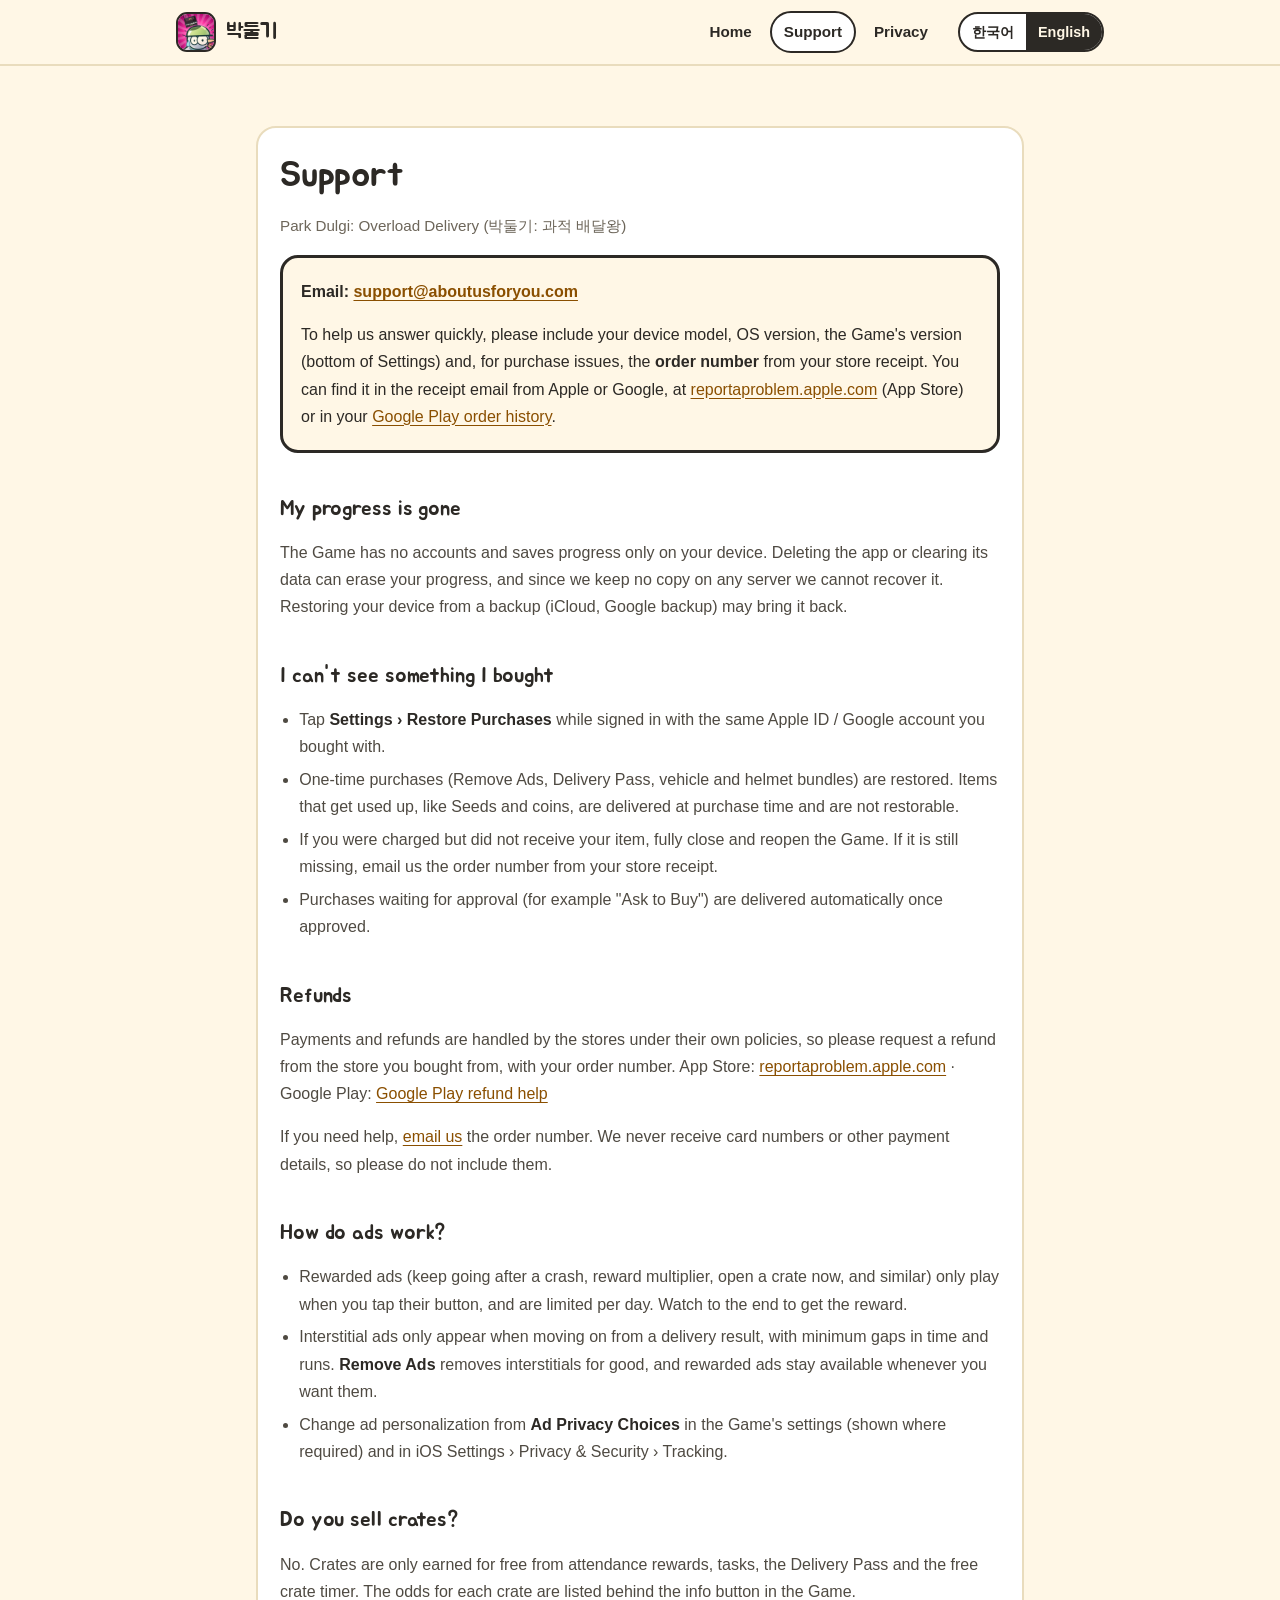
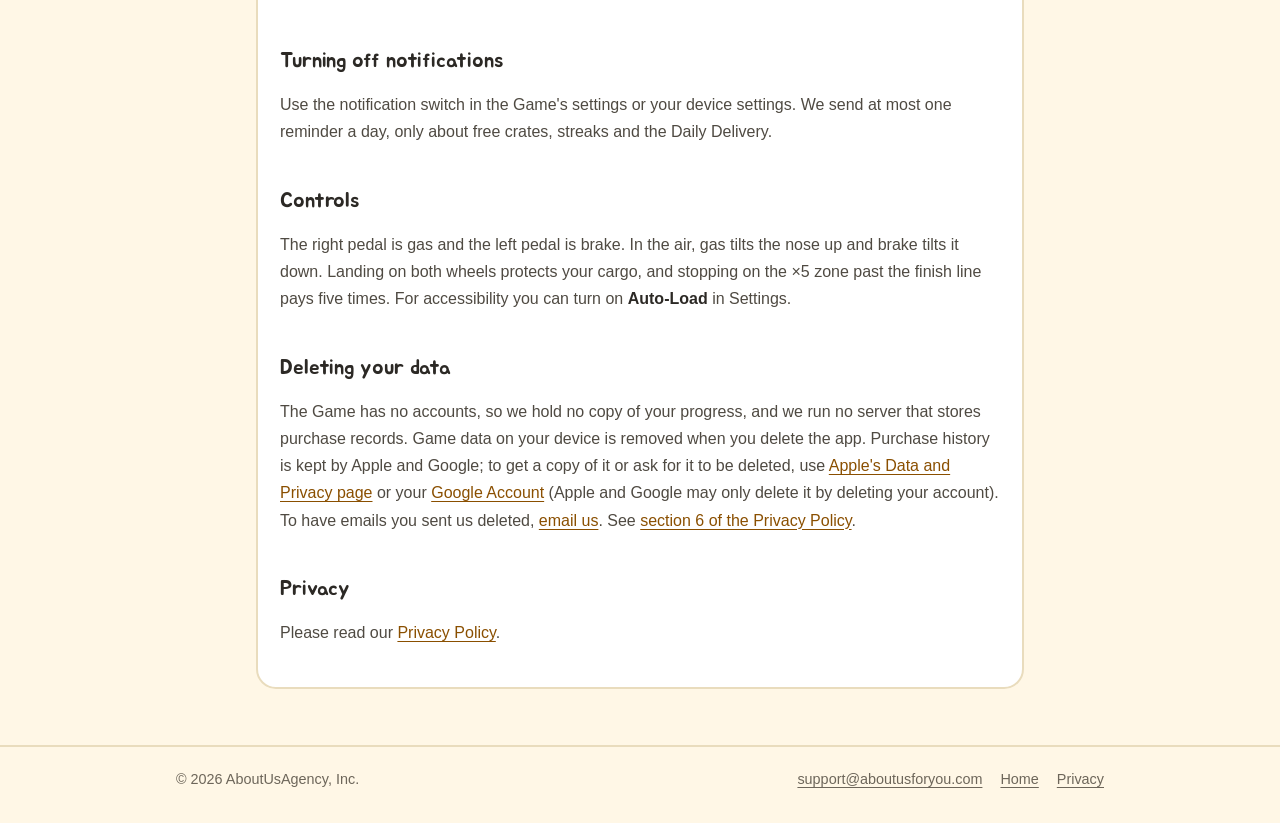
<file: docs/support.html>
<!doctype html>
<html lang="ko" data-title-ko="고객 지원 — 박둘기: 과적 배달왕" data-title-en="Support — Park Dulgi: Overload Delivery">
<head>
<meta charset="utf-8">
<meta name="viewport" content="width=device-width, initial-scale=1">
<title>고객 지원 · Support — 박둘기: 과적 배달왕</title>
<meta name="description" content="박둘기: 과적 배달왕 (Park Dulgi: Overload Delivery) 고객 지원 · Support">
<link rel="canonical" href="https://sinhokang123.github.io/park-dulgi-site/support.html">
<meta name="theme-color" content="#f2c464">
<link rel="icon" type="image/png" href="assets/favicon.png">
<link rel="apple-touch-icon" href="assets/apple-touch-icon.png">
<link rel="preload" href="assets/fonts/jua-subset.woff2" as="font" type="font/woff2" crossorigin>
<link rel="stylesheet" href="assets/site.css">
<script>(function(){var d=document.documentElement,m=/(?:^|-)(ko|en)$/.exec(location.hash.slice(1)),l=m&&m[1];if(!l){try{l=localStorage.getItem('pd-lang')}catch(e){}}if(l!=='ko'&&l!=='en')l=/^ko\b/i.test(navigator.language||'')?'ko':'en';d.setAttribute('data-lang',l);d.lang=l;var t=d.getAttribute('data-title-'+l);if(t)document.title=t;})();</script>
<script src="assets/site.js" defer></script>
</head>
<body>
<header class="site-header">
  <div class="wrap">
    <a class="brand" href="./" data-keep-lang><img src="assets/icon-192.png" alt="" width="40" height="40"><span class="brand-name">박둘기</span></a>
    <nav class="site-nav" aria-label="Site">
      <a href="./" data-keep-lang><span class="ko">홈</span><span class="en">Home</span></a>
      <a href="support.html" aria-current="page" data-keep-lang><span class="ko">고객 지원</span><span class="en">Support</span></a>
      <a href="privacy.html" data-keep-lang><span class="ko">개인정보 처리방침</span><span class="en">Privacy</span></a>
    </nav>
    <div class="lang-toggle" role="group" aria-label="Language / 언어">
      <button type="button" data-set-lang="ko" lang="ko" aria-pressed="false">한국어</button>
      <button type="button" data-set-lang="en" lang="en" aria-pressed="false">English</button>
    </div>
  </div>
</header>

<main class="doc">
<div class="wrap">

<article id="ko" class="ko" lang="ko">
<h1>고객 지원</h1>
<p class="meta">박둘기: 과적 배달왕</p>
<div class="callout">
  <p><strong>문의 이메일: <a href="mailto:support@aboutusforyou.com?subject=%5B%EB%B0%95%EB%91%98%EA%B8%B0%5D%20%EB%AC%B8%EC%9D%98">support@aboutusforyou.com</a></strong></p>
  <p>빠른 답변을 위해 기기 모델, OS 버전, 게임 버전(설정 맨 아래), 그리고 결제 문의라면 스토어 영수증의 <strong>주문 번호</strong>를 함께 적어 주세요. 주문 번호는 Apple·Google이 보낸 영수증 이메일이나 <a href="https://reportaproblem.apple.com">reportaproblem.apple.com</a>(App Store), <a href="https://play.google.com/store/account/orderhistory">Google Play 주문 내역</a>에서 확인할 수 있습니다.</p>
</div>

<h2 id="progress-ko">진행 상황이 사라졌어요</h2>
<p>게임에는 계정이 없고 진행 상황은 기기에만 저장됩니다. 앱을 삭제하거나 앱 데이터를 지우면 진행 상황이 사라질 수 있으며, 운영자 서버에 사본이 없어 복구해 드릴 수 없습니다. 기기 백업(iCloud, Google 백업)에서 기기를 복원하면 함께 돌아올 수 있습니다.</p>

<h2 id="purchases-ko">구매한 아이템이 안 보여요</h2>
<ul>
  <li><strong>설정 › 구매 복원</strong>을 눌러 주세요. 구매할 때와 같은 Apple ID / Google 계정으로 로그인되어 있어야 합니다.</li>
  <li>광고 제거, 배달 패스, 탈것·헬멧 세트처럼 한 번 사는 상품은 복원됩니다. 모이·코인처럼 쓰면 없어지는 상품은 구매 즉시 지급되며 복원 대상이 아닙니다.</li>
  <li>결제는 됐는데 지급되지 않았다면 게임을 완전히 껐다 켠 뒤 다시 확인하고, 그래도 없으면 스토어 영수증의 주문 번호를 이메일로 보내 주세요.</li>
  <li>"결제 승인 대기" 상태(보호자 승인 등)는 승인되면 자동으로 지급됩니다.</li>
</ul>

<h2 id="refunds-ko">환불하고 싶어요</h2>
<p>결제와 환불은 각 스토어가 자체 정책에 따라 처리하므로, 주문 번호를 확인한 뒤 해당 스토어에 요청해 주세요. App Store: <a href="https://reportaproblem.apple.com">reportaproblem.apple.com</a> · Google Play: <a href="https://support.google.com/googleplay/answer/2479637">Google Play 환불 안내</a></p>
<p>도움이 필요하면 주문 번호와 함께 <a href="mailto:support@aboutusforyou.com?subject=%5B%EB%B0%95%EB%91%98%EA%B8%B0%5D%20%EB%AC%B8%EC%9D%98">이메일</a>로 알려 주세요. 운영자는 카드 번호 등 결제 정보를 받지 않으니 메일에 적지 마세요.</p>

<h2 id="ads-ko">광고는 어떻게 나오나요?</h2>
<ul>
  <li>보상형 광고(이어 달리기, 보상 배수, 상자 바로 열기 등)는 직접 버튼을 눌렀을 때만 나오며 하루 횟수 제한이 있습니다. 끝까지 시청해야 보상이 지급됩니다.</li>
  <li>중간 광고는 배송 결과 화면에서 다음으로 넘어갈 때만, 일정 횟수·시간 간격을 두고 나옵니다. <strong>광고 제거</strong>를 구매하면 중간 광고가 영구히 사라지며, 보상형 광고는 원할 때 계속 이용할 수 있습니다.</li>
  <li>맞춤형 광고 설정은 게임 설정의 <strong>광고 개인정보 설정</strong>(필요한 지역에서 표시)과 iOS 설정 › 개인정보 보호 및 보안 › 추적에서 바꿀 수 있습니다.</li>
</ul>

<h2 id="crates-ko">상자는 판매하나요?</h2>
<p>아니요. 상자는 출석, 업무, 배달 패스, 무료 상자 타이머 등으로만 무료로 얻을 수 있습니다. 상자별 확률은 게임 안의 상자 정보 버튼에서 확인할 수 있습니다.</p>

<h2 id="notifications-ko">알림을 끄고 싶어요</h2>
<p>게임 설정의 알림 스위치나 기기 설정에서 끌 수 있습니다. 알림은 하루 최대 1번, 무료 상자·연속 출근·오늘의 배송에 대해서만 보냅니다.</p>

<h2 id="controls-ko">조작이 어려워요</h2>
<p>오른쪽 페달은 가스, 왼쪽 페달은 브레이크입니다. 공중에서는 가스가 앞을 들고 브레이크가 앞을 숙입니다. 두 바퀴로 착지하면 짐이 덜 상하고, 결승선 뒤 ×5 칸에 멈추면 짐값이 5배가 됩니다. 접근성을 위해 설정에서 <strong>자동 적재</strong>를 켤 수 있습니다.</p>

<h2 id="delete-ko">내 데이터를 삭제하고 싶어요</h2>
<p>게임에는 계정이 없어 운영자가 보관하는 진행 데이터가 없고, 구매 기록을 보관하는 서버도 운영하지 않습니다. 기기의 게임 데이터는 앱을 삭제하면 지워집니다. 결제 내역은 Apple과 Google이 보관하며, 사본이나 삭제는 <a href="https://privacy.apple.com">Apple 데이터 및 개인정보 보호</a> 또는 <a href="https://myaccount.google.com/">Google 계정</a>에서 요청할 수 있습니다(Apple과 Google에서는 계정 자체를 삭제해야만 결제 내역이 삭제될 수 있습니다). 운영자에게 보낸 문의 메일의 삭제를 원하시면 <a href="mailto:support@aboutusforyou.com?subject=%5B%EB%B0%95%EB%91%98%EA%B8%B0%5D%20%EB%8D%B0%EC%9D%B4%ED%84%B0%20%EC%82%AD%EC%A0%9C%20%EC%9A%94%EC%B2%AD">이메일</a>로 알려 주세요. 자세한 내용은 <a href="privacy.html#retention-ko">개인정보 처리방침 6항</a>을 참고하세요.</p>

<h2 id="privacy-ko">개인정보</h2>
<p><a href="privacy.html#ko">개인정보 처리방침</a>을 확인해 주세요.</p>
</article>

<article id="en" class="en" lang="en">
<h1>Support</h1>
<p class="meta">Park Dulgi: Overload Delivery (박둘기: 과적 배달왕)</p>
<div class="callout">
  <p><strong>Email: <a href="mailto:support@aboutusforyou.com?subject=%5B%EB%B0%95%EB%91%98%EA%B8%B0%5D%20Support">support@aboutusforyou.com</a></strong></p>
  <p>To help us answer quickly, please include your device model, OS version, the Game's version (bottom of Settings) and, for purchase issues, the <strong>order number</strong> from your store receipt. You can find it in the receipt email from Apple or Google, at <a href="https://reportaproblem.apple.com">reportaproblem.apple.com</a> (App Store) or in your <a href="https://play.google.com/store/account/orderhistory">Google Play order history</a>.</p>
</div>

<h2 id="progress-en">My progress is gone</h2>
<p>The Game has no accounts and saves progress only on your device. Deleting the app or clearing its data can erase your progress, and since we keep no copy on any server we cannot recover it. Restoring your device from a backup (iCloud, Google backup) may bring it back.</p>

<h2 id="purchases-en">I can't see something I bought</h2>
<ul>
  <li>Tap <strong>Settings › Restore Purchases</strong> while signed in with the same Apple ID / Google account you bought with.</li>
  <li>One-time purchases (Remove Ads, Delivery Pass, vehicle and helmet bundles) are restored. Items that get used up, like Seeds and coins, are delivered at purchase time and are not restorable.</li>
  <li>If you were charged but did not receive your item, fully close and reopen the Game. If it is still missing, email us the order number from your store receipt.</li>
  <li>Purchases waiting for approval (for example "Ask to Buy") are delivered automatically once approved.</li>
</ul>

<h2 id="refunds-en">Refunds</h2>
<p>Payments and refunds are handled by the stores under their own policies, so please request a refund from the store you bought from, with your order number. App Store: <a href="https://reportaproblem.apple.com">reportaproblem.apple.com</a> · Google Play: <a href="https://support.google.com/googleplay/answer/2479637">Google Play refund help</a></p>
<p>If you need help, <a href="mailto:support@aboutusforyou.com?subject=%5B%EB%B0%95%EB%91%98%EA%B8%B0%5D%20Support">email us</a> the order number. We never receive card numbers or other payment details, so please do not include them.</p>

<h2 id="ads-en">How do ads work?</h2>
<ul>
  <li>Rewarded ads (keep going after a crash, reward multiplier, open a crate now, and similar) only play when you tap their button, and are limited per day. Watch to the end to get the reward.</li>
  <li>Interstitial ads only appear when moving on from a delivery result, with minimum gaps in time and runs. <strong>Remove Ads</strong> removes interstitials for good, and rewarded ads stay available whenever you want them.</li>
  <li>Change ad personalization from <strong>Ad Privacy Choices</strong> in the Game's settings (shown where required) and in iOS Settings › Privacy &amp; Security › Tracking.</li>
</ul>

<h2 id="crates-en">Do you sell crates?</h2>
<p>No. Crates are only earned for free from attendance rewards, tasks, the Delivery Pass and the free crate timer. The odds for each crate are listed behind the info button in the Game.</p>

<h2 id="notifications-en">Turning off notifications</h2>
<p>Use the notification switch in the Game's settings or your device settings. We send at most one reminder a day, only about free crates, streaks and the Daily Delivery.</p>

<h2 id="controls-en">Controls</h2>
<p>The right pedal is gas and the left pedal is brake. In the air, gas tilts the nose up and brake tilts it down. Landing on both wheels protects your cargo, and stopping on the ×5 zone past the finish line pays five times. For accessibility you can turn on <strong>Auto-Load</strong> in Settings.</p>

<h2 id="delete-en">Deleting your data</h2>
<p>The Game has no accounts, so we hold no copy of your progress, and we run no server that stores purchase records. Game data on your device is removed when you delete the app. Purchase history is kept by Apple and Google; to get a copy of it or ask for it to be deleted, use <a href="https://privacy.apple.com">Apple's Data and Privacy page</a> or your <a href="https://myaccount.google.com/">Google Account</a> (Apple and Google may only delete it by deleting your account). To have emails you sent us deleted, <a href="mailto:support@aboutusforyou.com?subject=%5B%EB%B0%95%EB%91%98%EA%B8%B0%5D%20Data%20deletion%20request">email us</a>. See <a href="privacy.html#retention-en">section 6 of the Privacy Policy</a>.</p>

<h2 id="privacy-en">Privacy</h2>
<p>Please read our <a href="privacy.html#en">Privacy Policy</a>.</p>
</article>

</div>
</main>

<footer class="site-footer">
  <div class="wrap">
    <span class="copy">© 2026 AboutUsAgency, Inc.</span>
    <a href="mailto:support@aboutusforyou.com">support@aboutusforyou.com</a>
    <a href="./" data-keep-lang><span class="ko">홈</span><span class="en">Home</span></a>
    <a href="privacy.html" data-keep-lang><span class="ko">개인정보 처리방침</span><span class="en">Privacy</span></a>
  </div>
</footer>
</body>
</html>
</file>
<file: docs/assets/site.css>
/* 박둘기: 과적 배달왕 — support site. Colors come from the app icon (sun yellow, helmet green, beak orange, ink). */
@font-face {
  font-family: "Jua Site";
  src: url("fonts/jua-subset.woff2") format("woff2");
  font-display: swap;
}

:root {
  --paper: #fff7e6;
  --card: #ffffff;
  --ink: #2c2925;
  --soft: #4f4a42;
  --muted: #6d665a;
  --line: #e9dcbd;
  --sun: #f2c464;
  --sun-deep: #e4a93a;
  --helmet: #a9d140;
  --beak: #ee9652;
  --link: #8a4f00;
  --link-hover: #5e3500;
  --shadow: #2c2925;
  --focus: #1d6fd6;
  --table-head: #fbefd2;
  color-scheme: light;
}

@media (prefers-color-scheme: dark) {
  :root {
    --paper: #1b1915;
    --card: #25221d;
    --ink: #f6ecd6;
    --soft: #d6ccb6;
    --muted: #a99f8a;
    --line: #3e382e;
    --sun: #f2c464;
    --sun-deep: #f2c464;
    --helmet: #b9e04f;
    --beak: #f3a56a;
    --link: #ffd57a;
    --link-hover: #ffe7b0;
    --shadow: #000000;
    --focus: #8cc2ff;
    --table-head: #2e2a23;
    color-scheme: dark;
  }
}

* { box-sizing: border-box; }
html { -webkit-text-size-adjust: 100%; text-size-adjust: 100%; }
body {
  margin: 0;
  background: var(--paper);
  color: var(--ink);
  font: 16px/1.7 -apple-system, BlinkMacSystemFont, "Apple SD Gothic Neo", "Pretendard", "Noto Sans KR", "Malgun Gothic", "Segoe UI", Roboto, sans-serif;
  word-break: keep-all;
  overflow-wrap: anywhere;
}
img { max-width: 100%; height: auto; }
a { color: var(--link); text-underline-offset: 3px; }
a:hover { color: var(--link-hover); }
:focus-visible { outline: 3px solid var(--focus); outline-offset: 2px; border-radius: 6px; }

/* ── language switching: without JS both languages stay visible ── */
html[data-lang="ko"] .en,
html[data-lang="en"] .ko { display: none !important; }
html:not([data-lang]) span.ko + span.en::before { content: " / "; }
html:not([data-lang]) .lang-toggle { display: none; }

.display, h1, h2, .brand-name {
  font-family: "Jua Site", "Apple SD Gothic Neo", "Pretendard", "Noto Sans KR", -apple-system, BlinkMacSystemFont, sans-serif;
  font-weight: 400;
  letter-spacing: -0.005em;
}

.wrap { max-width: 960px; margin: 0 auto; padding: 0 16px; }

/* ── header ── */
.site-header { border-bottom: 2px solid var(--line); background: var(--paper); }
.site-header .wrap {
  display: flex; flex-wrap: wrap; align-items: center; gap: 8px 16px;
  min-height: 64px; padding-top: 10px; padding-bottom: 10px;
}
.brand { display: inline-flex; align-items: center; gap: 10px; color: var(--ink); text-decoration: none; margin-right: auto; }
.brand img { width: 40px; height: 40px; border-radius: 11px; border: 2px solid var(--ink); }
.brand-name { font-size: 1.3rem; line-height: 1; }
.site-nav { display: flex; flex-wrap: wrap; gap: 4px; order: 3; width: 100%; }
.site-nav a {
  color: var(--ink); text-decoration: none; font-weight: 700; font-size: .95rem;
  padding: 6px 12px; border-radius: 999px; border: 2px solid transparent;
}
.site-nav a:hover { border-color: var(--line); }
.site-nav a[aria-current="page"] { border-color: var(--ink); background: var(--card); }
@media (min-width: 720px) {
  .site-nav { order: 0; width: auto; }
}

.lang-toggle {
  display: inline-flex; border: 2px solid var(--ink); border-radius: 999px; overflow: hidden; background: var(--card);
}
.lang-toggle button {
  font: inherit; font-size: .9rem; font-weight: 700; color: var(--ink); background: transparent;
  border: 0; padding: 6px 12px; min-height: 36px; cursor: pointer;
}
.lang-toggle button[aria-pressed="true"] { background: var(--ink); color: var(--paper); }

/* ── landing ── */
.hero { padding: 40px 0 24px; }
.hero .wrap { display: grid; gap: 24px; align-items: center; }
.hero-icon {
  width: 132px; height: 132px; border-radius: 30px; border: 3px solid var(--ink);
  box-shadow: 6px 6px 0 var(--shadow);
}
.hero h1 { font-size: clamp(2rem, 7vw, 3.2rem); line-height: 1.15; margin: 0 0 6px; }
.hero .tagline { font-size: 1.15rem; color: var(--soft); margin: 0 0 16px; font-weight: 600; }
.hero .pitch { font-size: 1.05rem; color: var(--soft); margin: 0 0 20px; max-width: 34em; }
.hero .alt-name { color: var(--muted); font-size: .95rem; margin: 0 0 4px; }
@media (min-width: 720px) {
  .hero { padding: 64px 0 32px; }
  .hero .wrap { grid-template-columns: auto 1fr; gap: 40px; }
  .hero-icon { width: 200px; height: 200px; border-radius: 44px; }
}

.stores { display: flex; flex-wrap: wrap; gap: 12px; margin: 0 0 12px; }
.store {
  display: inline-flex; flex-direction: column; justify-content: center; min-width: 150px; min-height: 56px;
  padding: 8px 16px; border-radius: 16px; border: 3px solid var(--ink); background: var(--ink); color: var(--paper);
  text-decoration: none; line-height: 1.2; box-shadow: 4px 4px 0 var(--sun-deep);
}
.store:hover { color: var(--paper); transform: translate(-1px, -1px); box-shadow: 5px 5px 0 var(--sun-deep); }
.store .store-note { font-size: .78rem; opacity: .85; }
.store .store-name { font-size: 1.15rem; font-weight: 800; }
.store.is-soon { background: var(--card); color: var(--ink); box-shadow: none; border-style: dashed; cursor: default; }
.store.is-soon:hover { transform: none; }
.fine { color: var(--muted); font-size: .9rem; margin: 0; }

.features { padding: 16px 0 40px; }
.features ul { list-style: none; padding: 0; margin: 0; display: grid; gap: 16px; }
@media (min-width: 720px) { .features ul { grid-template-columns: repeat(3, 1fr); } }
.feature {
  background: var(--card); border: 2px solid var(--ink); border-radius: 20px; padding: 18px 20px;
  box-shadow: 4px 4px 0 var(--shadow);
}
.feature .tag {
  display: inline-block; font-size: .8rem; font-weight: 800; letter-spacing: .04em; padding: 2px 10px;
  border-radius: 999px; border: 2px solid var(--ink); color: #2c2925;
}
.feature:nth-child(1) .tag { background: var(--sun); }
.feature:nth-child(2) .tag { background: var(--helmet); }
.feature:nth-child(3) .tag { background: var(--beak); }
.feature h2 { font-size: 1.35rem; margin: 10px 0 6px; line-height: 1.3; }
.feature p { margin: 0; color: var(--soft); }

.help { padding: 0 0 48px; }
.help-grid { display: grid; gap: 16px; }
@media (min-width: 720px) { .help-grid { grid-template-columns: 1fr 1fr; } }
.help-card {
  display: block; padding: 18px 20px; border-radius: 20px; border: 2px solid var(--line); background: var(--card);
  color: var(--ink); text-decoration: none;
}
.help-card:hover { border-color: var(--ink); color: var(--ink); }
.help-card h2 { font-size: 1.25rem; margin: 0 0 4px; }
.help-card p { margin: 0; color: var(--soft); }
.help-card .go { color: var(--link); font-weight: 700; }

/* ── document pages ── */
.doc { padding: 28px 0 56px; }
.doc .wrap { max-width: 800px; }
.doc article {
  background: var(--card); border: 2px solid var(--line); border-radius: 20px; padding: 8px 22px 24px;
}
.doc article + article { margin-top: 32px; }
@media (max-width: 480px) { .doc article { padding: 4px 16px 20px; border-radius: 16px; } }
.doc h1 { font-size: clamp(1.6rem, 5.5vw, 2.2rem); line-height: 1.25; margin: 18px 0 8px; }
.doc h2 { font-size: 1.3rem; line-height: 1.35; margin: 2em 0 .5em; }
.doc h3 { font-size: 1.05rem; margin: 1.5em 0 .4em; }
.doc p, .doc li { color: var(--soft); }
.doc strong { color: var(--ink); }
.doc .meta { font-size: .95rem; color: var(--muted); }
.doc ul { padding-left: 1.2em; }
.doc li + li { margin-top: .35em; }
.callout {
  border: 3px solid var(--ink); border-radius: 18px; padding: 4px 18px; background: var(--paper); margin: 16px 0;
}
.callout p { color: var(--ink); }

.table-wrap { margin: 12px 0; overflow-x: auto; }
table { width: 100%; border-collapse: collapse; font-size: .92rem; }
th, td { border: 1px solid var(--line); padding: 8px 10px; text-align: left; vertical-align: top; overflow-wrap: break-word; hyphens: auto; }
td a { overflow-wrap: anywhere; }
th { background: var(--table-head); color: var(--ink); }
td { color: var(--soft); }
@media (max-width: 720px) {
  table, tbody, tr, td { display: block; width: 100%; }
  thead { display: none; }
  tr { border: 2px solid var(--line); border-radius: 14px; margin-bottom: 12px; padding: 6px 0; background: var(--card); }
  td { border: 0; padding: 4px 14px; }
  td::before { content: attr(data-label); display: block; color: var(--ink); font-weight: 800; font-size: .82rem; }
}

/* ── footer ── */
.site-footer { border-top: 2px solid var(--line); padding: 20px 0 32px; color: var(--muted); font-size: .9rem; }
.site-footer .wrap { display: flex; flex-wrap: wrap; gap: 6px 18px; align-items: center; }
.site-footer a { color: var(--muted); }
.site-footer .copy { margin-right: auto; }

@media (prefers-reduced-motion: no-preference) {
  .store, .help-card { transition: transform .12s ease, box-shadow .12s ease, border-color .12s ease; }
}
</file>
